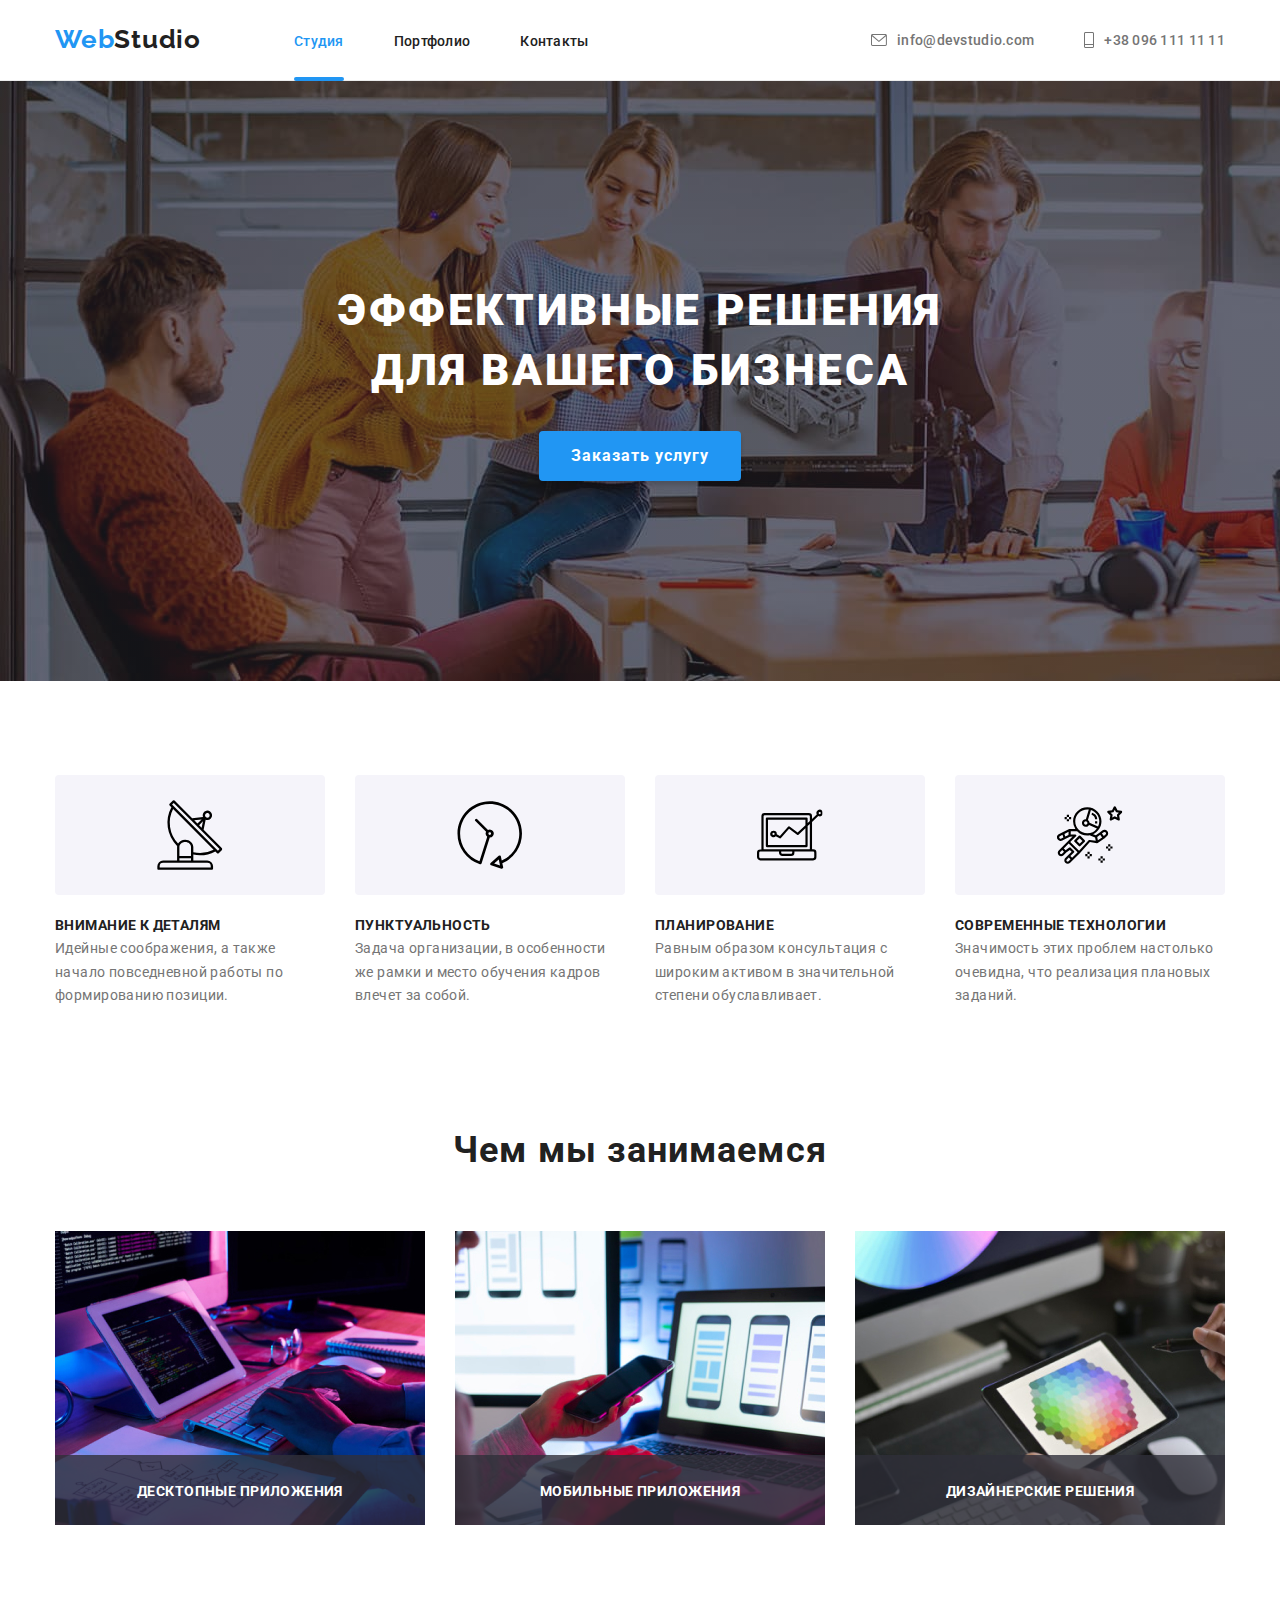
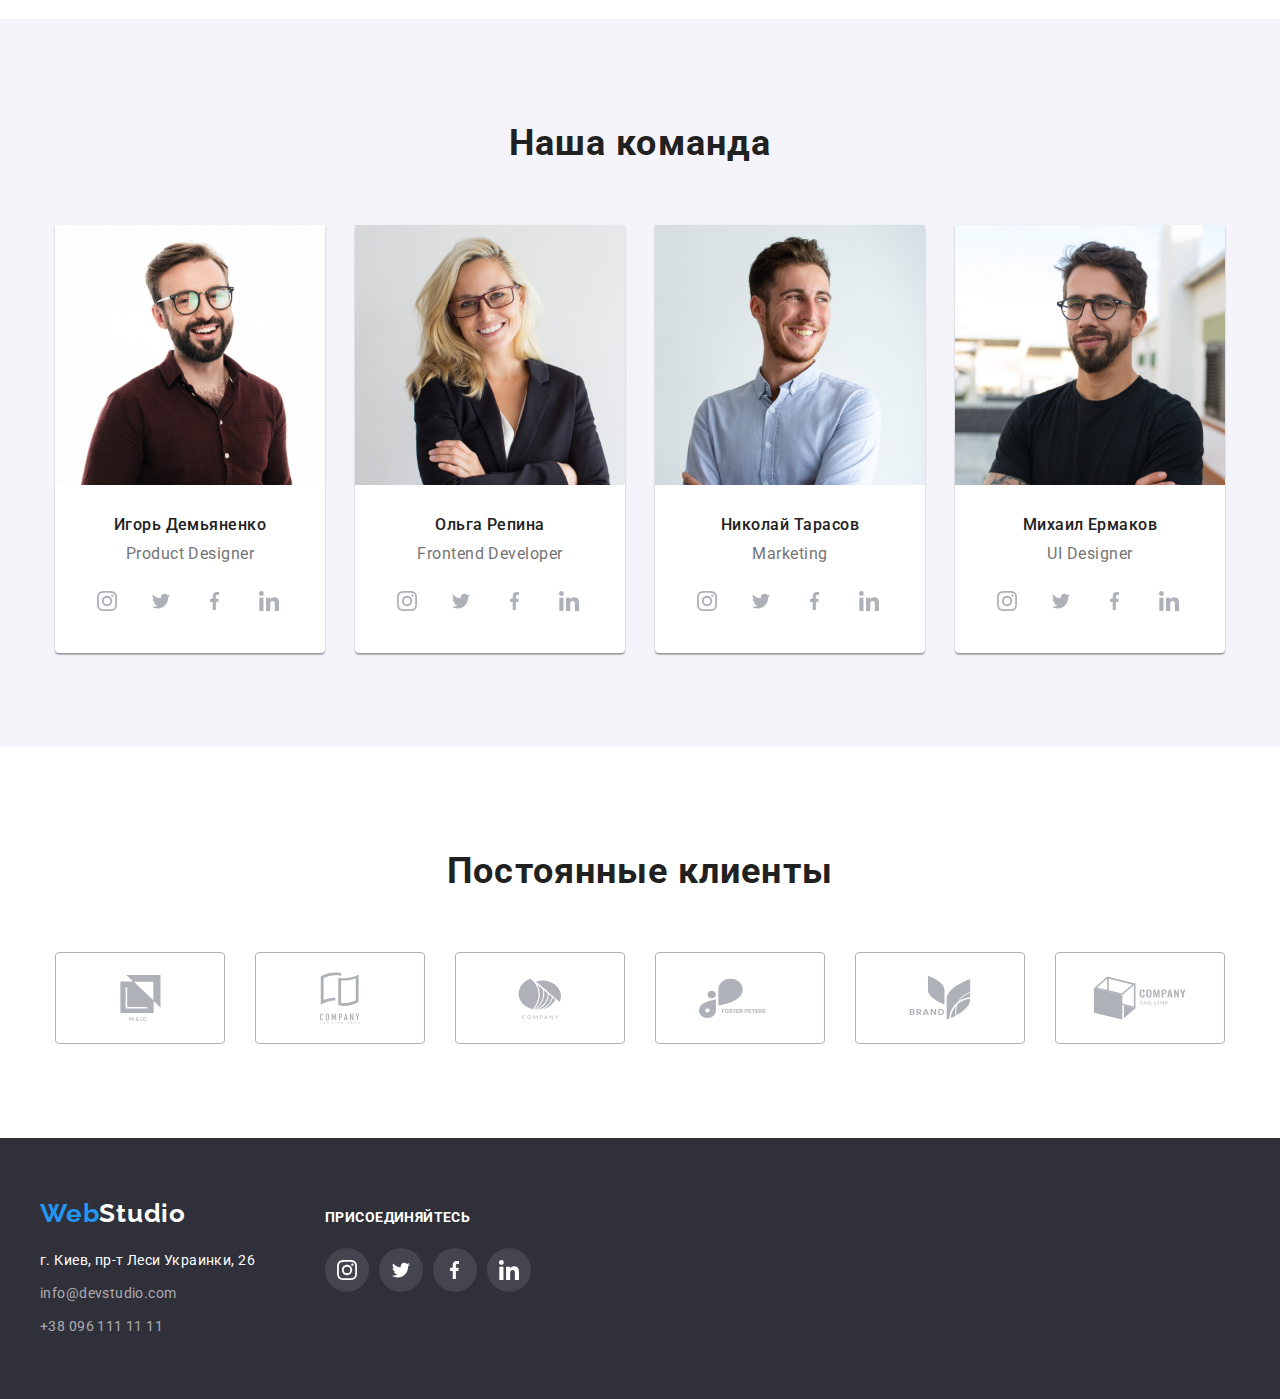
<file: index.html>
<!DOCTYPE html>
<html lang="ru">
<head>
    <meta charset="UTF-8">
    <meta http-equiv="X-UA-Compatible" content="IE=edge">
    <meta name="viewport" content="width=device-width, initial-scale=1.0">
    <title>Document</title>
    <link href="https://fonts.googleapis.com/css2?family=Raleway:wght@700&family=Roboto:wght@400;500;700;900&display=swap" rel="stylesheet">
    <link rel="stylesheet" href="https://cdnjs.cloudflare.com/ajax/libs/modern-normalize/1.0.0/modern-normalize.min.css">
    <link rel="stylesheet" href="./css/styles.css">
</head>
<body>
    <header class="header-page">
        <div class="container">
            <a href="" class="logo-header link"><span>Web</span>Studio</a>

            <nav class="nav">
                <ul class="nav-list list">
                    <li class="nav-item"><a href="./index.html" class="current link">Студия</a></li>
                    <li class="nav-item"><a href="./portfolio.html" class="link">Портфолио</a></li>
                    <li class="nav-item"><a href="" class="link">Контакты</a></li>
                </ul>   
            </nav>

            <ul class="contacts-header list">
                <li class="contact-item">
                    <a href="mailto:info@devstudio.com" class="link">
                        <svg class="icon-mail" width="16" height="12">
                            <use href="img/symbol.svg#icon-mail"></use>
                        </svg>
                            info@devstudio.com</a>
                </li>
                   
                <li class="contact-item"><a href="tel:+380961111111" class="link">
                    <svg class="icon-phone">
                        <use href="img/symbol.svg#icon-phone"></use>
                    </svg>
                    +38 096 111 11 11</a>
                </li>
            </ul>
        </div>
    </header>
    <main>
        <section class="hero">
            <div>
                <h1 class="hero-title">Эффективные решения <br> для вашего бизнеса</h1>
                <button data-modal-open type="button" class="hero-button">Заказать услугу</button>
            </div>
            <div data-modal class="backdrop is-hidden">
                <div class="modal">
                    <button data-modal-close type="button" class="close-button">
                        <svg class="close-button-svg" width="11" height="11">
                            <use href="./img/symbol-defs.svg#icon-close-button"></use>
                        </svg>
                    </button>

                    <p class="form-title">Оставьте свои данные, мы вам перезвоним</p>

                    <form class="form-container">
                        <label type="name" name="name" for="name" class="modal-label">Имя</label>
                        <input type="text" name="name" id="name" class="modal-input">
                            
                        <label type="tel" name="tel" for="tel" class="modal-label">Телефон</label>
                        <input type="tel" name="tel" id="tel" class="modal-input">
                            
                        <label type="email" name="email" for="email" class="modal-label">Почта</label>
                        <input type="email" name="email" id="email" class="modal-input"> 
                        
                        <label  for="" class="modal-label">Комментарий
                            <textarea name="feedback" id="feedback" placeholder="Введите текст" class="modal-textarea"></textarea>
                        </label>

                        <div class="policy">
                            <input type="checkbox" value="" for="policy">
                            <label for="" class="label-policy" id="policy">Соглашаюсь с рассылкой и принимаю <a href="">Условия договора</a></label>
                        </div>
   
                        <button type="submit" class="form-button">Отправить</button>
                        
                    </form>
                </div>
            </div>            
        </section>

        <section class="soft-skills section">
            <div class="container"> 
                <h2 class="no-title title">Логический заголовок</h2>
                <ul class="soft-skills-list list">
                    <li class="soft-item item">
                        <div class="icon-div-soft">
                            <svg class="icon-vector-1" width="65.32" height="70">
                                <use href="./img/symbol.svg#icon-vector-1"></use>
                            </svg>
                        </div>
                        <h3 class="list-title">Внимание к деталям</h3>
                        <p class="text">Идейные соображения, а также начало повседневной работы по формированию позиции.</p>
                    </li>
                    <li class="soft-item item">
                        <div class="icon-div-soft">
                            <svg class="icon-vector-2" width="65.32" height="70">
                                <use href="./img/symbol.svg#icon-vector-2"></use>
                            </svg>
                        </div>
                        <h3 class="list-title">Пунктуальность</h3>
                        <p class="text">Задача организации, в особенности же рамки и место обучения кадров влечет за собой.</p>
                    </li>
                    <li class="soft-item item">
                        <div class="icon-div-soft">
                            <svg class="icon-vector-2" width="65.32" height="70">
                                <use href="./img/symbol.svg#icon-vector-3"></use>
                            </svg>
                        </div>
                        <h3 class="list-title">Планирование</h3>
                        <p class="text">Равным образом консультация с широким активом в значительной степени обуславливает.</p>
                    </li>
                    <li class="soft-item item">
                        <div class="icon-div-soft">
                            <svg class="icon-vector-2" width="65.32" height="70">
                                <use href="./img/symbol.svg#icon-vector-4"></use>
                            </svg>
                        </div>
                        <h3 class="list-title">Современные технологии</h3>
                        <p class="text">Значимость этих проблем настолько очевидна, что реализация плановых заданий.</p>
                    </li>
                </ul>
            </div>
        </section>
        <section class="business section">
            <h2 class="title">Чем мы занимаемся</h2>
            <ul class="business-list container list">
                <li class="item">
                    <div class="business-thumb">
                        <img src="./img/img.jpg" alt="Программирование" width="370">
                        <div class="description-thumb">
                            <p class="business-description">Десктопные приложения</p>
                        </div>
                    </div>
                    
                </li>
                <li class="item">
                    <div class="business-thumb">
                        <img src="./img/img(1).jpg" alt="Анализ" width="370">
                        <div class="description-thumb">
                            <p class="business-description">Мобильные приложения</p>
                        </div>            
                    </div>    
                </li>
                <li class="item">
                    <div class="business-thumb">
                        <img src="./img/img(2).jpg" alt="Дизайн" width="370">
                        <div class="description-thumb">
                            <p class="business-description">Дизайнерские решения</p>
                        </div>   
                    </div>
                </li>
            </ul>
        </section>
        <section class="team section">
            <h2 class="title">Наша команда</h2>
            <ul class="team-list list container">
                <li class="team-item  item">
                    <img src="./img/img(3).jpg" alt="Игорь Демьяненко" width="270">
                    <div class="team-group-div">
                        <h3 class="name-title">Игорь Демьяненко</h3>
                        <p class="position">Product Designer</p>
                        <ul class="social-list list">
                            <li class="social-item">
                                <a class="svg-container link">
                                    <svg class="social-icon" width="20" height="20">
                                        <use href="./img/symbol.svg#icon-instagram"></use>
                                    </svg>
                                </a>
                            </li>
                            <li class="social-item">
                                <a class="svg-container link">
                                    <svg class="social-icon" width="20" height="16.25">
                                        <use href="./img/symbol.svg#icon-twitter"></use>
                                    </svg>
                                </a>
                            </li>
                            <li class="social-item">
                                <a class="svg-container link">
                                    <svg class="social-icon" width="10" height="20">
                                        <use href="./img/symbol.svg#icon-facebook"></use>
                                    </svg>
                                </a>
                            </li>
                            <li class="social-item">
                                <a class="svg-container link">
                                    <svg class="social-icon" width="20" height="20">
                                        <use href="./img/symbol.svg#icon-linkedin"></use>
                                    </svg>
                                </a>
                            </li>
                        </ul>
                    </div>
                </li>
                <li class="team-item  item">
                    <img src="./img/img(4).jpg" alt="Ольга Репина" width="270">
                    <div class="team-group-div">
                        <h3 class="name-title">Ольга Репина</h3>
                        <p class="position">Frontend Developer</p>
                        <ul class="social-list list">
                            <li class="social-item">
                                <a class="svg-container link">
                                    <svg class="social-icon" width="20" height="20">
                                        <use href="./img/symbol.svg#icon-instagram"></use>
                                    </svg>
                                </a>
                            </li>
                            <li class="social-item">
                                <a class="svg-container link">
                                    <svg class="social-icon" width="20" height="16.25">
                                        <use href="./img/symbol.svg#icon-twitter"></use>
                                    </svg>
                                </a>
                            </li>
                            <li class="social-item">
                                <a class="svg-container link">
                                    <svg class="social-icon" width="10" height="20">
                                        <use href="./img/symbol.svg#icon-facebook"></use>
                                    </svg>
                                </a>
                            </li>
                            <li class="social-item">
                                <a class="svg-container link">
                                    <svg class="social-icon" width="20" height="20">
                                        <use href="./img/symbol.svg#icon-linkedin"></use>
                                    </svg>
                                </a>
                            </li>
                        </ul>  
                    </div>
                </li>
                <li class="team-item  item">
                    <img src="./img/img(5).jpg" alt="Николай Тарасов" width="270">
                    <div class="team-group-div">
                        <h3 class="name-title">Николай Тарасов</h3>
                        <p class="position">Marketing</p>
                        <ul class="social-list list">
                            <li class="social-item">
                                <a class="svg-container link">
                                    <svg class="social-icon" width="20" height="20">
                                        <use href="./img/symbol.svg#icon-instagram"></use>
                                    </svg>
                                </a>
                            </li>
                            <li class="social-item">
                                <a class="svg-container link">
                                    <svg class="social-icon" width="20" height="16.25">
                                        <use href="./img/symbol.svg#icon-twitter"></use>
                                    </svg>
                                </a>
                            </li>
                            <li class="social-item">
                                <a class="svg-container link">
                                    <svg class="social-icon" width="10" height="20">
                                        <use href="./img/symbol.svg#icon-facebook"></use>
                                    </svg>
                                </a>
                            </li>
                            <li class="social-item">
                                <a class="svg-container link">
                                    <svg class="social-icon" width="20" height="20">
                                        <use href="./img/symbol.svg#icon-linkedin"></use>
                                    </svg>
                                </a>
                            </li>
                        </ul>
                    </div>    
                </li>
                <li class="team-item item">
                    <img src="./img/img(6).jpg" alt="Михаил Ермаков" width="270">
                    <div class="team-group-div">
                        <h3 class="name-title">Михаил Ермаков</h3>
                        <p class="position">UI Designer</p>
                        <ul class="social-list list">
                            <li class="social-item">
                                <a class="svg-container link" href="">
                                    <svg class="social-icon" width="20" height="20">
                                        <use href="./img/symbol.svg#icon-instagram"></use>
                                    </svg>
                                </a>
                            </li>
                            <li class="social-item">
                                <a class="svg-container link" href="">
                                    <svg class="social-icon" width="20" height="16.25">
                                        <use href="./img/symbol.svg#icon-twitter"></use>
                                    </svg>
                                </a>
                            </li>
                            <li class="social-item">
                                <a class="svg-container link" href="">
                                    <svg class="social-icon" width="10" height="20">
                                        <use href="./img/symbol.svg#icon-facebook"></use>
                                    </svg>
                                </a>
                            </li>
                            <li class="social-item">
                                <a class="svg-container link" href="">
                                    <svg class="social-icon" width="20" height="20">
                                        <use href="./img/symbol.svg#icon-linkedin"></use>
                                    </svg>
                                </a>
                            </li>
                        </ul>
                    </div>
                </li>
            </ul>   
        </section>
        <section class="company section">
            <h2 class="title">Постоянные клиенты</h2>            
            <ul class="company-list container list">
                <li class="company-item">
                    <a class="company-link" href="">
                        <svg class="company-icon" width="41" height="46">
                            <use href="./img/symbol.svg#icon-yaco"></use>
                        </svg>
                    </a>
                </li>
                <li class="company-item">
                    <a class="company-link" href="">
                        <svg class="company-icon" width="40" height="52">
                            <use href="./img/symbol.svg#icon-comany-tag-line-here"></use>
                        </svg>
                    </a>
                </li>
                <li class="company-item">
                    <a class="company-link" href="">
                        <svg class="company-icon" width="43.46" height="41.18">
                            <use href="./img/symbol.svg#icon-company"></use>
                        </svg>
                    </a>
                </li>
                <li class="company-item">
                    <a class="company-link" href="">
                        <svg class="company-icon" width="84.44" height="40.62">
                            <use href="./img/symbol.svg#icon-foster-peters"></use>
                        </svg>
                    </a>
                </li>
                <li class="company-item">
                    <a class="company-link" href="">
                        <svg class="company-icon" width="62.54" height="45.43">
                            <use href="./img/symbol.svg#icon-brend"></use>
                        </svg>
                    </a>
                </li>
                <li class="company-item">
                    <a class="company-link" href="">
                        <svg class="company-icon" width="93.79" height="43.93">
                            <use href="./img/symbol.svg#icon-company-tg"></use>
                        </svg>
                    </a>
                </li>
            </ul>
        </section>
    </main>
    <footer class="site-footer">
        <div class="container footer">
        <div class="Logo-footer-container">
            <a href="" class="logo-footer link"><span>Web</span>Studio</a>
            <address class="address">
                <ul class="address-list list">
                    <li class="address-item"><a href="" class="address-link">г. Киев, пр-т Леси Украинки, 26</a></li>
                    <li class="address-item"><a href="mailto:info@devstudio.com" class="link">info@devstudio.com</a></li>
                    <li class="address-item"><a href="tel:+380961111111" class="link">+38 096 111 11 11</a></li>
                </ul>
            </address>
            </div>
            <div class="social-div">
                <b>присоединяйтесь</b>
                <ul class="social-list list">
                    <li class="social-item">
                        <a class="svg-container footer link" href="">
                            <svg class="social-icon" width="20" height="20">
                                <use href="./img/symbol.svg#icon-instagram"></use>
                            </svg>
                        </a>
                    </li>
                    <li class="social-item">
                        <a class="svg-container footer link" href="">
                            <svg class="social-icon" width="20" height="16.25">
                                <use href="./img/symbol.svg#icon-twitter"></use>
                            </svg>
                        </a>
                    </li>
                    <li class="social-item">
                        <a class="svg-container footer link" href="">
                            <svg class="social-icon" width="10" height="20">
                                <use href="./img/symbol.svg#icon-facebook"></use>
                            </svg>
                        </a>
                    </li>
                    <li class="social-item">
                        <a class="svg-container footer link" href="">
                            <svg class="social-icon" width="20" height="20">
                                <use href="./img/symbol.svg#icon-linkedin"></use>
                            </svg>
                        </a>
                    </li>
                </ul>
                </div>    
            </div>
    </footer> 
    <script src="./js/modal.js"></script>
</body>
</html>
</file>
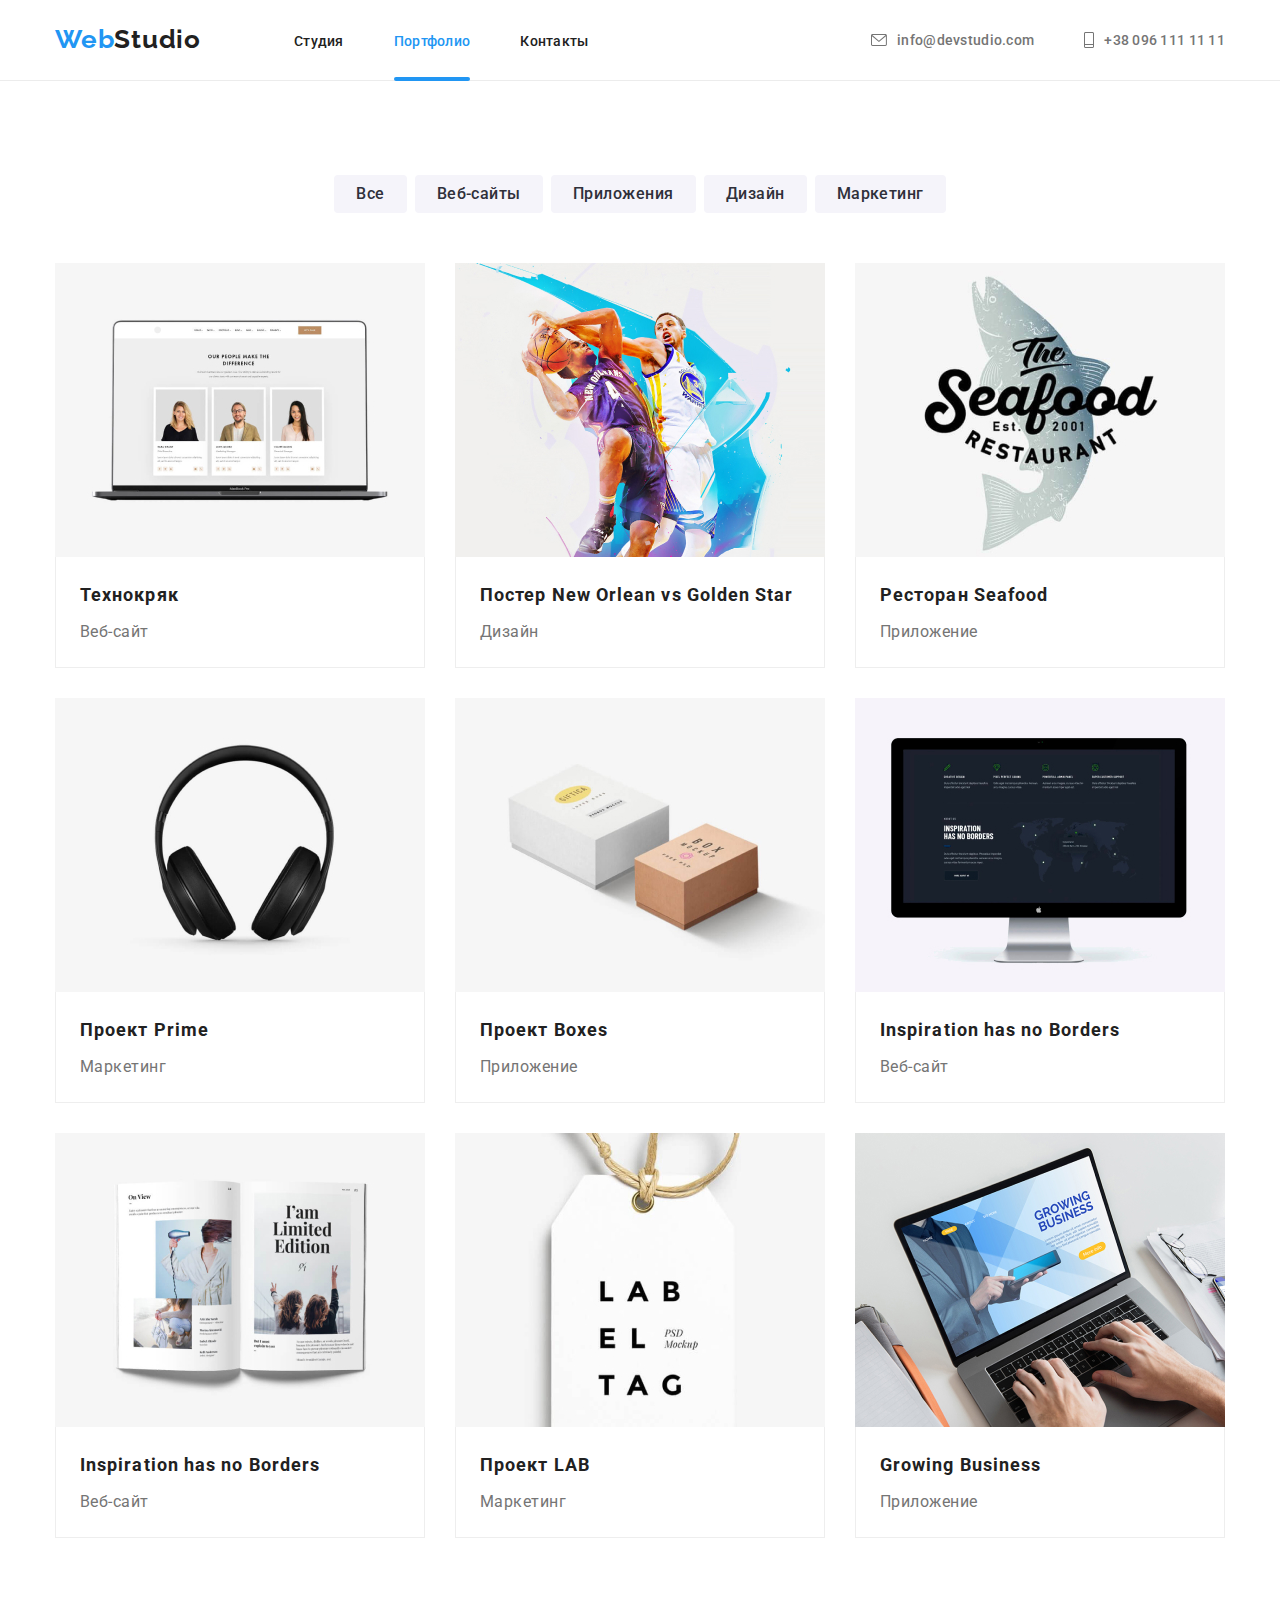
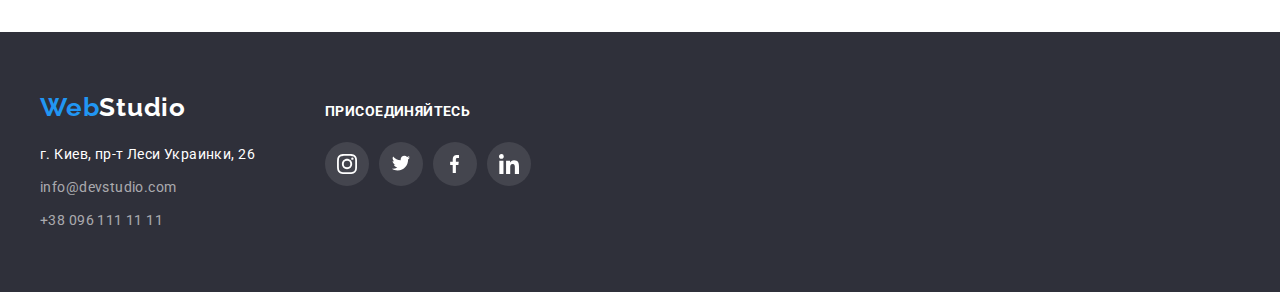
<file: portfolio.html>
<!DOCTYPE html>
<html lang="ru">
<head>
    <meta charset="UTF-8">
    <meta http-equiv="X-UA-Compatible" content="IE=edge">
    <meta name="viewport" content="width=device-width, initial-scale=1.0">
    <title>Document</title>
    <link href="https://fonts.googleapis.com/css2?family=Raleway:wght@700&family=Roboto:wght@400;500;700;900&display=swap" rel="stylesheet">
    <link rel="stylesheet" href="https://cdnjs.cloudflare.com/ajax/libs/modern-normalize/1.0.0/modern-normalize.min.css">
    <link rel="stylesheet" href="./css/styles.css">
</head>
<body>
    <header class="header-page">
        <div class="container">
            <a href="" class="logo-header link"><span>Web</span>Studio</a>
    
            <nav class="nav">
                <ul class="nav-list list">
                    <li class="nav-item"><a href="./index.html" class="link">Студия</a></li>
                    <li class="nav-item"><a href="./portfolio.html" class="current link">Портфолио</a></li>
                    <li class="nav-item"><a href="" class="link">Контакты</a></li>
                </ul>
            </nav>
    
            <ul class="contacts-header list">
                <li class="contact-item">
                    <a href="mailto:info@devstudio.com" class="link">
                        <svg class="icon-mail" width="16" height="12">
                            <use href="img/symbol.svg#icon-mail"></use>
                        </svg>
                        info@devstudio.com</a>
                </li>
    
                <li class="contact-item"><a href="tel:+380961111111" class="link">
                        <svg class="icon-phone">
                            <use href="img/symbol.svg#icon-phone"></use>
                        </svg>
                        +38 096 111 11 11</a>
                </li>
            </ul>
        </div>
    </header>
    <main>
        <section class="filter-section section">
            <div class="portfolio-container container">
                <h1 class="no-title">Виды разработок</h1>
                <ul class="filter-list list">
                    <li class="button-li"><button type="button" class="filter-button">Все</button></li>
                    <li class="button-li"><button type="button" class="filter-button">Веб-сайты</button></li>
                    <li class="button-li"><button type="button" class="filter-button">Приложения</button></li>
                    <li class="button-li"><button type="button" class="filter-button">Дизайн</button></li>
                    <li class="button-li"><button type="button" class="filter-button">Маркетинг</button></li>
                </ul>
                
                <ul class="portfolio-list list">
                    <li class="portfolio-items">
                        <a href="" class="link">
                            <div class="portfolio-thumb">
                                <img src="./img/img(7).jpg" alt="Технокряк" width="370">
                                <p class="portfolio-text">Технокряк это современная площадка распространения коронавируса. Компании используют эту
                                    платформу для цифрового шпионажа и атак на защищённые сервера конкурентов.</p>
                            </div>                           
                            <div class="group-div">
                                <h2 class="product-naming">Технокряк</h2>
                                <p class="product-type">Веб-сайт</p>
                            </div>
                                
                        </a>
                    </li>
                    <li class="portfolio-items">
                        <a href="" class="link">
                            <div class="portfolio-thumb">
                                <img src="./img/img(8).jpg" alt="Постер New Orlean vs Golden Star" width="370">
                                <p class="portfolio-text">Технокряк это современная площадка распространения коронавируса. Компании используют эту
                                    платформу для цифрового шпионажа и атак на защищённые сервера конкурентов.</p>       
                            </div>                     
                            <div class="group-div">
                                <h2 class="product-naming">Постер New Orlean vs Golden Star</h2>
                                <p class="product-type">Дизайн</p>
                            </div>
                        </a>
                    </li>
                    <li class="portfolio-items">
                        <a href="" class="link">
                            <div class="portfolio-thumb">
                                <img src="./img/img(9).jpg" alt="Ресторан Seafood" width="370">
                                <p class="portfolio-text">Технокряк это современная площадка распространения коронавируса. Компании используют эту
                                    платформу для цифрового шпионажа и атак на защищённые сервера конкурентов.</p>
                            </div>
                            <div class="group-div">
                                <h2 class="product-naming">Ресторан Seafood</h2>
                                <p class="product-type">Приложение</p>
                            </div>
                        </a>
                    </li>
                    <li class="portfolio-items">
                        <a href="" class="link">
                            <div class="portfolio-thumb">
                                <img src="./img/img(10).jpg" alt="Проект Prime" width="370">
                                <p class="portfolio-text">Технокряк это современная площадка распространения коронавируса. Компании используют эту
                                    платформу для цифрового шпионажа и атак на защищённые сервера конкурентов.</p>
                            </div>  
                            <div class="group-div">
                                <h2 class="product-naming">Проект Prime</h2>
                                <p class="product-type">Маркетинг</p>
                            </div>
                        </a>
                    </li>
                    <li class="portfolio-items">
                        <a href="" class="link">
                            <div class="portfolio-thumb">
                                <img src="./img/img(11).jpg" alt="Проект Boxes" width="370">
                                <p class="portfolio-text">Технокряк это современная площадка распространения коронавируса. Компании используют эту
                                    платформу для цифрового шпионажа и атак на защищённые сервера конкурентов.</p>
                            </div>
                            <div class="group-div">
                                <h2 class="product-naming">Проект Boxes</h2>
                                <p class="product-type">Приложение</p>
                            </div>
                        </a>
                    </li>
                    <li class="portfolio-items">
                        <a href="" class="link">
                            <div class="portfolio-thumb">
                                <img src="./img/img(12).jpg" alt="Inspiration has no Borders" width="370">
                                <p class="portfolio-text">Технокряк это современная площадка распространения коронавируса. Компании используют эту
                                    платформу для цифрового шпионажа и атак на защищённые сервера конкурентов.</p>
                            </div> 
                            <div class="group-div">
                                <h2 class="product-naming">Inspiration has no Borders</h2>
                                <p class="product-type">Веб-сайт</p>
                            </div>
                        </a>
                    </li>
                    <li class="portfolio-items">
                        <a href="" class="link">
                            <div class="portfolio-thumb">
                                <img src="./img/img(13).jpg" alt="Издание Limited Edition" width="370">
                                <p class="portfolio-text">Технокряк это современная площадка распространения коронавируса. Компании используют эту
                                    платформу для цифрового шпионажа и атак на защищённые сервера конкурентов.</p>
                            </div>        
                            <div class="group-div">
                                <h2 class="product-naming">Inspiration has no Borders</h2>
                                <p class="product-type">Веб-сайт</p>
                            </div>
                        </a>
                    </li>
                    <li class="portfolio-items">
                        <a href="" class="link">
                            <div class="portfolio-thumb">
                                <img src="./img/img(14).jpg" alt="Проект LAB" width="370">
                                <p class="portfolio-text">Технокряк это современная площадка распространения коронавируса. Компании используют эту
                                    платформу для цифрового шпионажа и атак на защищённые сервера конкурентов.</p>
                            </div>    
                            <div class="group-div">
                                <h2 class="product-naming">Проект LAB</h2>
                                <p class="product-type">Маркетинг</p>
                            </div>
                        </a>
                    </li>
                    <li class="portfolio-items">
                        <a href="" class="link">
                            <div class="portfolio-thumb">
                                <img src="./img/img(15).jpg" alt="Growing Business" width="370">
                                <p class="portfolio-text">Технокряк это современная площадка распространения коронавируса. Компании используют эту
                                    платформу для цифрового шпионажа и атак на защищённые сервера конкурентов.</p>
                            </div> 
                            <div class="group-div">
                                <h2 class="product-naming">Growing Business</h2>
                                <p class="product-type">Приложение</p>
                            </div>
                        </a>
                    </li>
                </ul>
            </div>    
        </section>
    </main>
    <footer class="site-footer">
        <div class="container footer">
            <div class="Logo-footer-container">
                <a href="" class="logo-footer link"><span>Web</span>Studio</a>
                <address class="address">
                    <ul class="address-list list">
                        <li class="address-item"><a href="" class="address-link">г. Киев, пр-т Леси Украинки, 26</a></li>
                        <li class="address-item"><a href="mailto:info@devstudio.com" class="link">info@devstudio.com</a>
                        </li>
                        <li class="address-item"><a href="tel:+380961111111" class="link">+38 096 111 11 11</a></li>
                    </ul>
                </address>
            </div>
            <div class="social-div">
                <b>присоединяйтесь</b>
                <ul class="social-list list">
                    <li class="social-item">
                        <a class="svg-container footer link" href="">
                            <svg class="social-icon" width="20" height="20">
                                <use href="./img/symbol.svg#icon-instagram"></use>
                            </svg>
                        </a>
                    </li>
                    <li class="social-item">
                        <a class="svg-container footer link" href="">
                            <svg class="social-icon" width="20" height="16.25">
                                <use href="./img/symbol.svg#icon-twitter"></use>
                            </svg>
                        </a>
                    </li>
                    <li class="social-item">
                        <a class="svg-container footer link" href="">
                            <svg class="social-icon" width="10" height="20">
                                <use href="./img/symbol.svg#icon-facebook"></use>
                            </svg>
                        </a>
                    </li>
                    <li class="social-item">
                        <a class="svg-container footer link" href="">
                            <svg class="social-icon" width="20" height="20">
                                <use href="./img/symbol.svg#icon-linkedin"></use>
                            </svg>
                        </a>
                    </li>
                </ul>
            </div>
        </div>
    </footer>
</body>
</html>
</file>
<file: css/styles.css>
:root {
	--primary-background-color: #ffffff;
	--secondary-background-color: #f5f4fa;
	--footer-background-color: #2f303a;
	--focus-color: #2196f3;
	--primary-font-color: #757575;
	--secondary-font-color: #212121;
	--icon-color: #AFB1B8;
}

body {

	background-color: var(--primary-background-color);
	color: var(--primary-font-color);

	font-family: "Roboto", sans-serif;
	font-size: 14px;
	line-height: 1.71;
	letter-spacing: 0.03em;
}
/* Обнуление/Скрытие элементов/общие стили */

.list {
	margin: 0px;
	padding: 0px;
	list-style: none;
}

.no-title {
	display: none;
}

.link {
	color: inherit;
	text-decoration: none;
}

h1,
h2,
h3,
h4,
h5,
h6,
p {
	margin: 0px;
}

.container {
	width: 1200px;
	padding: 0px 15px;
	margin: 0 auto;
	display: flex;
	align-items: center;
}

img {
	display: block;
}

/* .is-hidden {
	opacity: 0;
	pointer-events: none;
} */

.title {
	margin-bottom: 50px;
	color: var(--secondary-font-color);

	font-weight: 700;
	font-size: 36px;
	line-height: 1.7;
	text-align: center;
	letter-spacing: 0.03em;
}

.section {
	padding-top: 94px;
	padding-bottom: 94px;
}

.current {
	color: var(--focus-color);
}

.nav-item {
	position: relative;
}

.current::after {

	position: absolute;

	display: block;

	content:'';

	width: 100%;
	height: 4px;
	left: 0;
	bottom: -1px;

	background: var(--focus-color);
	border-radius: 2px;
		
}

.item:not(:last-child){
	margin-right: 30px;
}

.item.thumb {
	position: absolute;
}


/* ----------header-page---------- */
.header-page {

	width: 100%;

	top: 0;
	left: 0;

	background-color: var(--primary-background-color);
}
.header-page {
	border-bottom: 1px solid #ececec;
}

/* -----For logo----- */

.logo-header {
	margin-right: 93px;
	color: var(--secondary-font-color);

	font-family: 'Raleway', sans-serif;
	font-weight: 700;
	font-size: 26px;
	line-height: 1.2;
	letter-spacing: 0.03em;

	transition: color 250ms cubic-bezier(0.4, 0, 0.2, 1);
}

.logo-header {
	padding-top: 24px;
	padding-bottom: 25px;
}

.logo-header span {
	color: var(--focus-color);
}

.logo-header:hover{
	color: var(--focus-color);
}

/* -----Navigation----- */

	.nav-list {
	display: flex;

	color: var(--secondary-font-color);

	font-weight: 500;
	font-size: 14px;
	line-height: 1.4;
	letter-spacing: 0.02em;
}

.nav-list .link:hover,
.nav-list .link:focus {
	color: var(--focus-color);
}

.nav-item:not(:last-child) {
	margin-right: 50px;
}

.nav-item .link {
	display: block;

	padding-top: 32px;
	padding-bottom: 28px;

	transition: color 250ms cubic-bezier(0.4, 0, 0.2, 1);
}

/* -----Contacts----- */

.contacts-header {
	display: flex;
	margin-left:auto;

	font-weight: 500;
	font-size: 14px;
	line-height: 16px;
	letter-spacing: 0.02em;
}

.contact-item .link {
	display: flex;
	align-items: center;
	padding-top: 32px;
	padding-bottom: 32px;

	transition: color 250ms cubic-bezier(0.4, 0, 0.2, 1);
}

.contact-item {
	display: flex;
}

.contacts-header .link:hover,
.contacts-header .link:focus{
color: var(--focus-color);
}

.contact-item:not(:last-child) {
	margin-right: 50px;
}

.icon-mail {

	width: 16px;
	height: 12px;
	margin-right: 10px;
	fill: currentColor;
}

.icon-phone {
	width: 10px;
	height: 16px;
	margin-right: 10px;
	fill: currentColor;
}

/* --------------Footer-------------- */

.site-footer {
	background-color: var(--footer-background-color);
}

.site-footer .container {
	display: block;
	padding: 60px 0px;
}

.logo-footer {
	display: block;
	margin-bottom: 20px;

	color: var(--primary-background-color);

	font-family: 'Raleway', sans-serif;

	font-weight: 700;
	font-size: 26px;
	line-height: 1.2;
	letter-spacing: 0.03em;

	transition: color 250ms cubic-bezier(0.4, 0, 0.2, 1);
}

.logo-footer.link span {
	color: var(--focus-color);
}

.logo-footer:hover,
.logo-footer:focus {
	color: var(--focus-color);
}

.address{
	font-style: normal;	
}

.address-link {
	text-decoration: none;
	color: var(--primary-background-color);
}

.address-item{
	font-size: 14px;
	line-height: 1.7;
	letter-spacing: 0.03em;
	color: rgba(255, 255, 255, 0.6);
}

.address-item:not(:last-child) {
	margin-bottom: 9px;
}

.address-item .link:hover,
.address-item .link:focus {
	color: var(--focus-color);
}

.container.footer {
	display: flex;
	align-items: baseline;
}

.Logo-footer-container {
	margin-right: 70px;
}

b {
	display: block;
	margin-bottom: 20px;

	color: var(--primary-background-color);

	font-weight: 700;
	font-size: 14px;
	line-height: 1.4;
	letter-spacing: 0.03em;
	text-transform: uppercase;
}

.svg-container.footer {
	color: var(--primary-background-color);
	background-color: rgba(255, 255, 255, 0.1);
	border-radius: 50px;
}


/* ----------Maine content---------- */

/* -----Hero content----- */

.hero {
	margin-left: auto;
	margin-right: auto;
	padding-top: 200px;
	padding-bottom: 200px;
	max-width: 1600px;
	height: 600px;
	background-repeat: no-repeat;
	background-size: cover;

	background-image: linear-gradient( to right, rgba(47, 48, 58, 0.4),  rgba(47, 48, 58, 0.4)), url(../img/preview.jpg);
	background-color: var(--footer-background-color);
}


.hero-title {
	
	color: var(--primary-background-color);

	font-weight: 900;
	font-size: 44px;
	line-height: 1.36;
	text-align: center;
	letter-spacing: 0.06em;
	text-transform: uppercase;
}

.hero-button { 
	margin-top: 30px;
	margin-left: auto;
	margin-right: auto;
	padding: 10px 32px;
	min-width: 200px;

	color: var(--primary-background-color);
	background-color: var(--focus-color);
	

	font-weight: 700;
	font-size: 16px;
	line-height: 1.9;
	display: flex;
	align-items: center;
	text-align: center;
	letter-spacing: 0.06em;
	box-shadow: 0px 4px 4px rgba(0, 0, 0, 0.15);
	border-radius: 4px;
	border-width: 0px;	
}

/* ----------------Modal content----------------*/

.backdrop {
	position: fixed;
	z-index: 1;
	top: 0;
	left: 0;
	width: 100%;
	height: 100%;

	background: rgba(0, 0, 0, 0.2);

	opacity: 1;
	transition: opacity 250ms cubic-bezier(0.4, 0, 0.2, 1);	
}

.backdrop.is-hidden {
	opacity: 0;
	pointer-events: none;
}

.backdrop.is-hidden .modal {
	transform: translate(-50%, -50%) scale(0.9);
}

.modal {
	position: absolute;

	top:50%;
	left:50%;
	transform: translate(-50%, -50%);

	min-height: 528px; 
	min-width: 581px;

	background-color: var(--primary-background-color);

	box-shadow: 0px 1px 3px rgba(0, 0, 0, 0.12), 0px 1px 1px rgba(0, 0, 0, 0.14), 0px 2px 1px rgba(0, 0, 0, 0.2);
	border-radius: 4px;

	transform: translate(-50%, -50%) scale(1);
	transition: transform 250ms cubic-bezier(0.4, 0, 0.2, 1);

}

.close-button {
	display: flex;
	justify-content: center;
	align-items: center;
	margin-left: auto;
	margin-top: 8px;
	margin-right: 8px;
	width: 30px;
	height: 30px;
	border-radius: 50px;

	background-color: var(--primary-background-color);
	border: 1px solid rgba(0, 0, 0, 0.1);
}


/* Form-content */

.form-title {
	font-weight: 700;
	font-size: 20px;
	line-height: 1.15;
	text-align: center;
	letter-spacing: 0.03em;

	color: var(--secondary-font-color);
}

.form-container {
	display: flex;
	flex-direction: column;

	margin-top: 12px;
	padding-left: 41px;
	padding-right: 39px;
	padding-bottom: 40px;
}

.modal-label:not(:first-child) {
	margin-top: 10px;
}

.modal-label {
	font-size: 12px;
	line-height: 1.15;
	letter-spacing: 0.01em;

	color: #757575;
}

.modal-input {
	width: 100%;
	height: 40px;

	margin-top: 4px;
	padding-left: 42px;

	border: 1px solid rgba(33, 33, 33, 0.2);
	box-sizing: border-box;
	border-radius: 4px;
}

.modal-textarea {
	display: block;

	height: 120px;
	padding: 12px 16px;

	border: 1px solid rgba(33, 33, 33, 0.2);
	box-sizing: border-box;
	border-radius: 4px;
}

.modal-textarea {
	width: 100%;
	resize: none;

	margin-top: 4px;
}

.modal-textarea::placeholder {
	
font-size: 12px;
line-height: 1.16;
letter-spacing: 0.01em;

color: rgba(117, 117, 117, 0.5);
}

.policy {

	display: flex;
	align-items: center;
	justify-content: center;
	margin-top: 30px;
	margin-bottom: 30px;
}

.label-policy {
	margin-left: 7px;
}

.form-button {
	
	margin-right: auto;
	margin-left: auto;

	padding: 10px 55px 10px 56px;
	
	font-weight: 700;
	font-size: 16px;
	line-height: 1.87;
	text-align: center;
	letter-spacing: 0.06em;

	color: var(--primary-background-color);
	background: var(--focus-color);
	border-color: var(--focus-color);

	box-shadow: 0px 4px 4px rgba(0, 0, 0, 0.15);
	border-radius: 4px;
}

/* --------------Soft-skills-------------- */

.soft-skills-list {
	display: flex;
}

.icon-div-soft {
	width: 100%;
    height: 120px;
    border-radius: 4px;
    background-color: var(--secondary-background-color);
    display: flex;
    align-items: center;
    justify-content: center;
    margin-bottom: 30px;
}

.list-title {
	margin-bottom: 10px;
	color: var(--secondary-font-color);

	font-weight: 700;
	font-size: 14px;
	line-height: 1.4px;
	letter-spacing: 0.03em;
	text-transform: uppercase;
}

.soft-item {
	width: 270px;
	height: 251px;
}

/* -------------------Business section------------------- */

.business {
	padding-top: 0px;
}

.business-thumb {
	position: relative;
	z-index: -1;
}

.description-thumb {
	
	position: absolute;
	width: 100%;
	height: 70px;
	bottom: 0;
	right: 0;

	display: flex;
	justify-content: center;

	padding: 27px;
	
	background: rgba(47, 48, 58, 0.8);
}

.business-description {

	color: var(--primary-background-color);

	font-weight: 700;
	font-size: 14px;
	line-height: 1.4;
	text-align: center;
	letter-spacing: 0.03em;
	text-transform: uppercase;
}
/* ----------------------Team---------------------- */

.team {
	background-color: var(--secondary-background-color);
}

.name-title {
	margin-bottom: 10px;

	color: var(--secondary-font-color);

	font-weight: 500;
	font-size: 16px;
	line-height: 1.2;
	text-align: center;
	letter-spacing: 0.03em;
}

.position {
	margin-bottom: 16px;
	
	color: var(--primary-font-color);

	font-size: 16px;
	line-height: 1.2;
	text-align: center;
	letter-spacing: 0.03em;
}

.team-group-div {
	margin-top: 30px;
	padding-right: 30px;
	padding-left: 30px;
	padding-bottom: 30px;
}

.team-item {
	background-color: var(--primary-background-color);
	box-shadow: 0px 1px 3px rgba(0, 0, 0, 0.12), 0px 1px 1px rgba(0, 0, 0, 0.14), 0px 2px 1px rgba(0, 0, 0, 0.2);
	border-radius: 0px 0px 4px 4px;
}

.social-list.list {
	display: flex;
	align-content: center;
}


.social-item:not(:last-child) {
	margin-right: 10px;
}

.svg-container {
	display: flex;
	align-content: center;

	width: 44px;
	height: 44px;
	border-radius: 50px;
    justify-content: center;
    align-items: center;
    color: var(--icon-color);
    cursor: pointer;

	transition: background 250ms cubic-bezier(0.4, 0, 0.2, 1), color 250ms cubic-bezier(0.4, 0, 0.2, 1);
}

.social-icon{
	fill: currentColor;
}

.svg-container:hover,
.svg-container:focus{
	border-radius: 50px;
	color: var(--primary-background-color);
	background-color: var(--focus-color);
}

/* -----------Company section----------- */

/* -----Company----- */

.company-list{
	display: flex;
	align-content: center;
}

.company-item:not(:last-child){
	margin-right: 30px;
}

.company-link {
	display: flex;
	align-items: center;
	justify-content: center;

	width: 170px;
	height: 92px;

	border: 1px solid var(--icon-color);
	border-radius: 4px;
	color: var(--icon-color);

	background-color: var(--primary-background-color);

	transition: color 250ms cubic-bezier(0.4, 0, 0.2, 1), border 250ms cubic-bezier(0.4, 0, 0.2, 1);
}

.company-icon{
	display: block;
	fill: currentColor;
}


.company-link:hover,
.company-link:focus {
	color: var(--focus-color);
	border: 1px solid var(--focus-color)
}


/* ---------------------Portfolio page--------------------- */


/* ---------Filter buttons--------- */
.portfolio-container {
	display: block;
}

.filter-list {
	display: flex;
	justify-content: center;
	margin-bottom: 50px;
}

.filter-button {
	padding: 6px 22px;
	height: 38px;
	
	color: var(--footer-background-color);
	background-color: var(--secondary-background-color);

	font-family: inherit;
	font-weight: 500;
	font-size: 16px;
	line-height: 1.62;
	text-align: center;
	letter-spacing: 0.03em;
	border: none;
	border-radius: 4px;

	transition: background 250ms cubic-bezier(0.4, 0, 0.2, 1),
	color 250ms cubic-bezier(0.4, 0, 0.2, 1), 
	box-shadow 250ms cubic-bezier(0.4, 0, 0.2, 1);
}

.button-li:not(:last-child) {
	margin-right: 8px;
}

.filter-button:hover,
.filter-button:focus {
	color: var(--primary-background-color);
	background-color: var(--focus-color);
	box-shadow: 0px 3px 1px rgba(0, 0, 0, 0.1), 0px 1px 2px rgba(0, 0, 0, 0.08), 0px 2px 2px rgba(0, 0, 0, 0.12);
	border-radius: 4px;
}

/* -------------portfolio-list------------- */

.product-naming {
	margin-bottom: 4px;

	color: var(--secondary-font-color);

	font-weight: 700;
	font-size: 18px;
	line-height: 2;
	letter-spacing: 0.06em;
}

.product-type {
	color: var(--primary-font-color);

	font-size: 16px;
	line-height: 1.87;
	letter-spacing: 0.03em;
}

.group-div {
	padding: 20px 24px;

	border-right: 1px solid #EEEEEE;
	border-bottom: 1px solid #EEEEEE;
	border-left: 1px solid #EEEEEE;
}

.portfolio-list {
	display: flex;
	flex-wrap: wrap;
}

.portfolio-items {
	margin-bottom: 30px;
	margin-left: 30px;
}

.portfolio-items:nth-child(3n + 1) {
	margin-left: 0px;
}

.portfolio-items:nth-last-child(-n + 3) {
	margin-bottom: 0px;
}

.portfolio-items .link {
	display: block;

	transition: box-shadow 250ms cubic-bezier(0.4, 0, 0.2, 1);

}

.portfolio-items .link:hover,
.portfolio-items .link:focus {
	box-shadow: 0px 1px 1px rgba(0, 0, 0, 0.12), 0px 4px 4px rgba(0, 0, 0, 0.06), 1px 4px 6px rgba(0, 0, 0, 0.16);
}

.portfolio-items .link:hover .portfolio-text,
.portfolio-items .link:focus .portfolio-text {
	transform: translateY(0);
}
	
.portfolio-items .link:hover .portfolio-thumb::before,
.portfolio-items .link:focus .portfolio-thumb::before{
	transform: translateY(0);
}

.portfolio-thumb {
	display: flex;
	position: relative;

	overflow: hidden;
}

.portfolio-text {
	position: absolute;
	
	width: 100%;
	height: 100%;
	bottom: 0;

	padding: 63px 24px;

	font-size: 18px;
	line-height: 1.5;

	color: var(--primary-background-color);
	
	transform: translateY(100%);
	transition: transform 250ms cubic-bezier(0.4, 0, 0.2, 1);
}

.portfolio-thumb::before {
	content: '';
	display: inline-block;
	position: absolute;
	width: 100%;
	height: 100%;

	background-color: rgba(33, 150, 243, 0.9);

	transform: translateY(100%);
	transition: transform 250ms cubic-bezier(0.4, 0, 0.2, 1);
}
</file>
